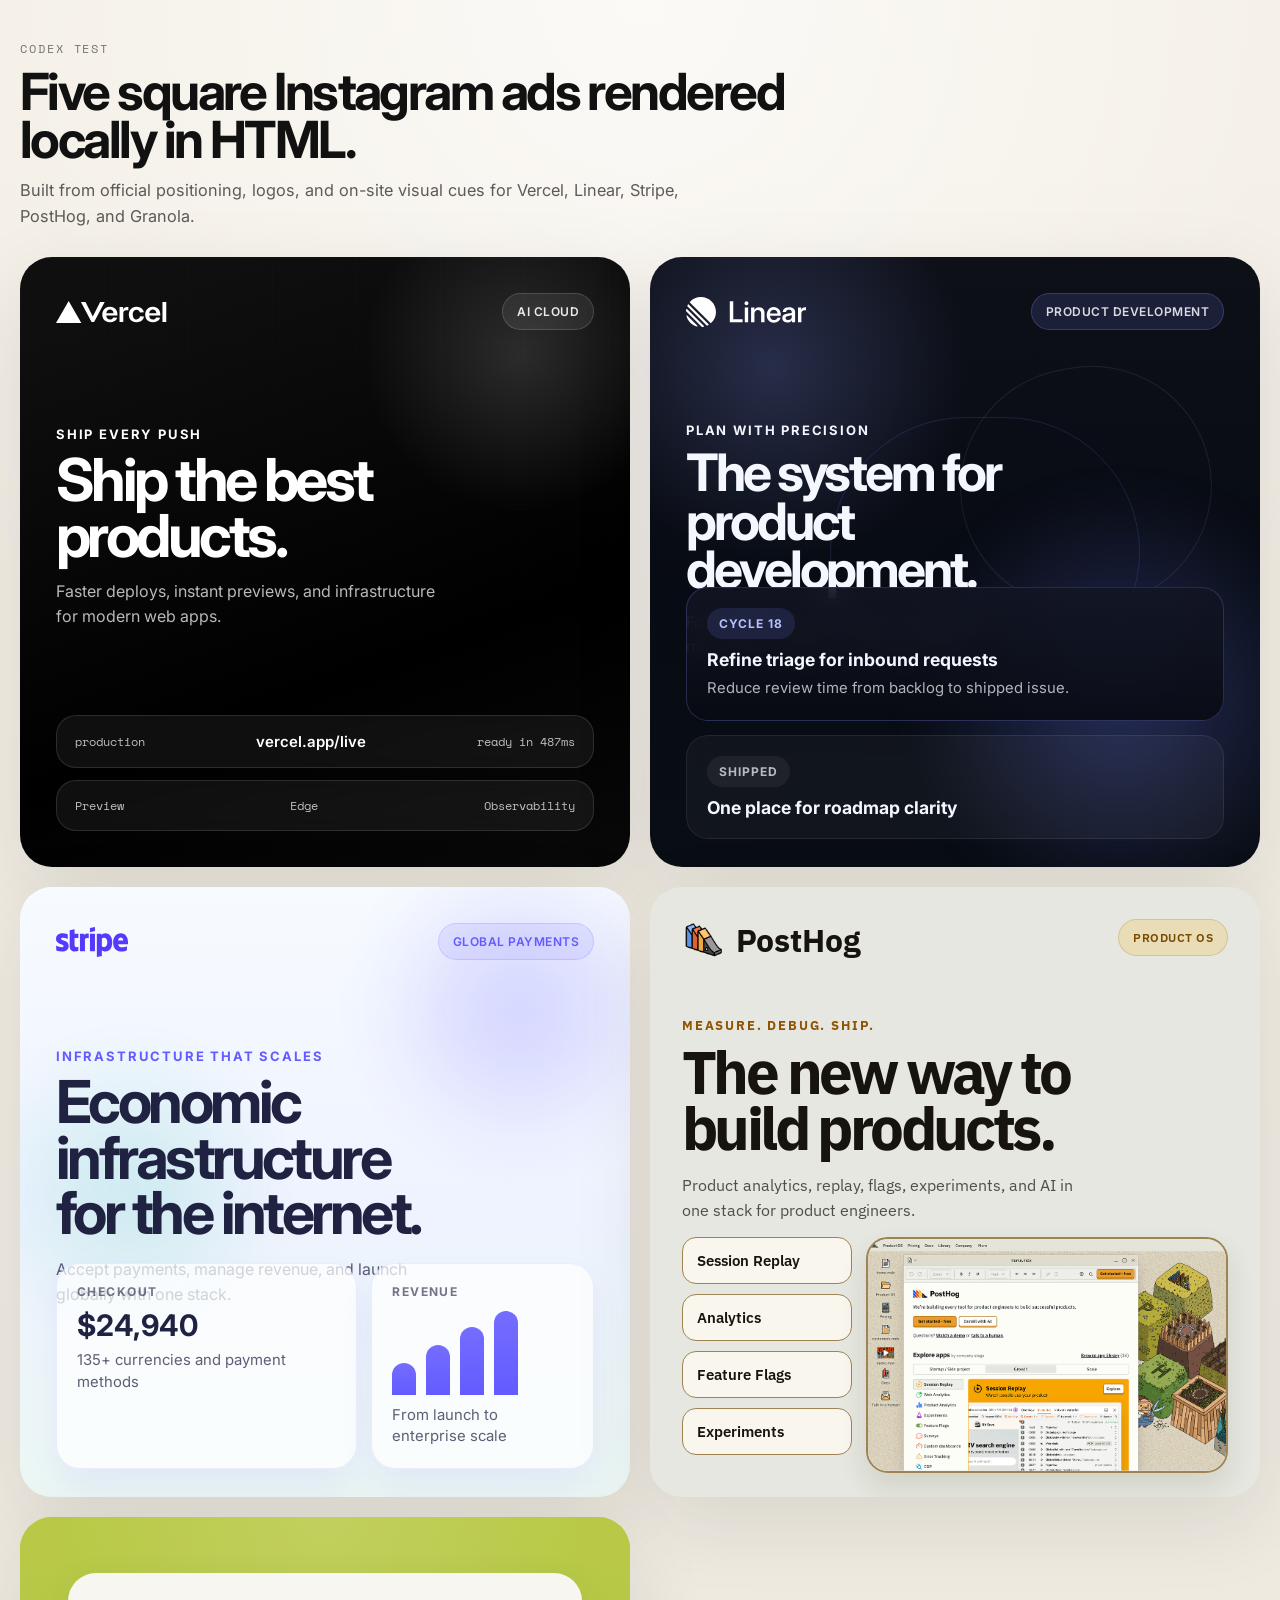
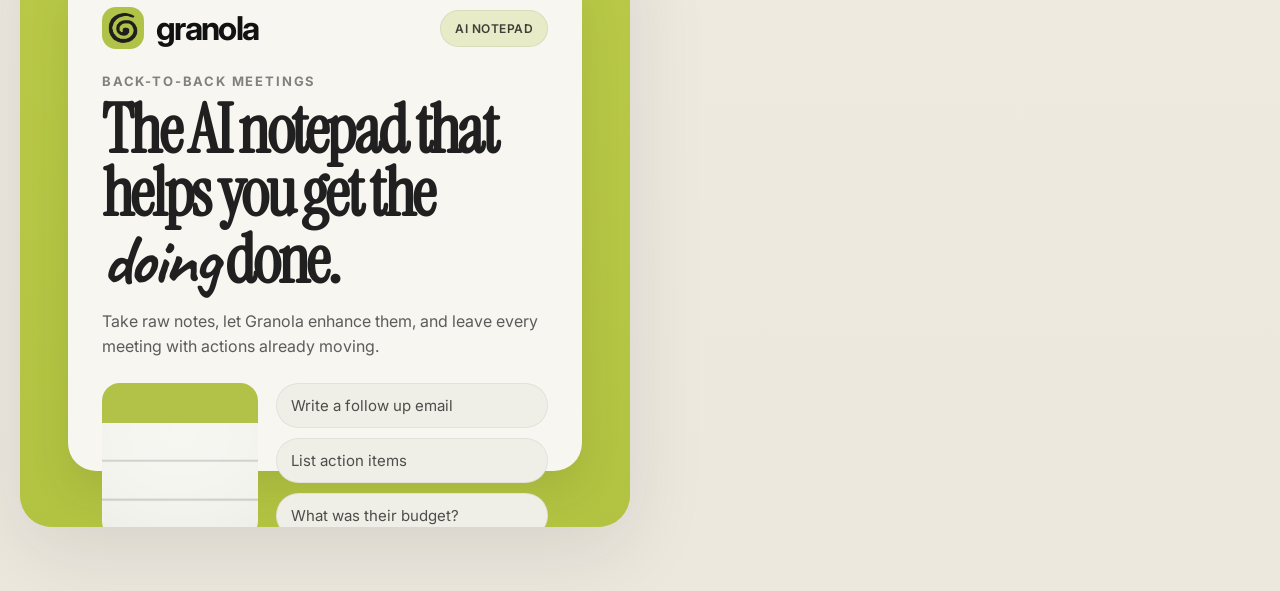
<file: Codex test/index.html>
<!doctype html>
<html lang="en">
  <head>
    <meta charset="UTF-8" />
    <meta name="viewport" content="width=device-width, initial-scale=1.0" />
    <title>Codex Test Ads</title>
    <link rel="preconnect" href="https://fonts.googleapis.com" />
    <link rel="preconnect" href="https://fonts.gstatic.com" crossorigin />
    <link
      href="https://fonts.googleapis.com/css2?family=Caveat:wght@600;700&family=IBM+Plex+Sans:wght@400;500;600;700&family=Instrument+Serif:ital@0;1&family=Inter:wght@400;500;600;700;800&family=Space+Mono:wght@400;700&display=swap"
      rel="stylesheet"
    />
    <link rel="stylesheet" href="styles.css" />
  </head>
  <body>
    <main class="page">
      <header class="page-header">
        <p class="eyebrow">Codex Test</p>
        <h1>Five square Instagram ads rendered locally in HTML.</h1>
        <p class="intro">
          Built from official positioning, logos, and on-site visual cues for
          Vercel, Linear, Stripe, PostHog, and Granola.
        </p>
      </header>

      <section class="gallery">
        <article class="panel">
          <div class="artboard ad-vercel">
            <div class="brand-row">
              <img
                class="brand-wordmark brand-wordmark-vercel"
                src="assets/vercel/Vercel/logotype/dark/vercel-logotype-dark.svg"
                alt="Vercel"
              />
              <span class="meta-pill">AI Cloud</span>
            </div>

            <div class="vercel-grid"></div>

            <div class="copy-block">
              <p class="microcopy">Ship every push</p>
              <h2>Ship the best products.</h2>
              <p class="supporting">
                Faster deploys, instant previews, and infrastructure for modern
                web apps.
              </p>
            </div>

            <div class="vercel-stack">
              <div class="deploy-card">
                <span>production</span>
                <strong>vercel.app/live</strong>
                <em>ready in 487ms</em>
              </div>
              <div class="metric-strip">
                <span>Preview</span>
                <span>Edge</span>
                <span>Observability</span>
              </div>
            </div>
          </div>
        </article>

        <article class="panel">
          <div class="artboard ad-linear">
            <div class="brand-row">
              <img
                class="brand-wordmark brand-wordmark-linear"
                src="assets/linear/wordmark-light.svg"
                alt="Linear"
              />
              <span class="meta-pill">Product Development</span>
            </div>

            <div class="linear-orbit linear-orbit-a"></div>
            <div class="linear-orbit linear-orbit-b"></div>
            <div class="linear-glow"></div>

            <div class="copy-block">
              <p class="microcopy">Plan with precision</p>
              <h2>The system for product development.</h2>
              <p class="supporting">
                Focus teams around issues, cycles, and momentum instead of
                project sprawl.
              </p>
            </div>

            <div class="linear-stack">
              <div class="issue-card issue-card-primary">
                <span class="issue-tag">Cycle 18</span>
                <strong>Refine triage for inbound requests</strong>
                <p>Reduce review time from backlog to shipped issue.</p>
              </div>
              <div class="issue-card issue-card-secondary">
                <span class="issue-tag muted">Shipped</span>
                <strong>One place for roadmap clarity</strong>
              </div>
            </div>
          </div>
        </article>

        <article class="panel">
          <div class="artboard ad-stripe">
            <div class="stripe-aura stripe-aura-one"></div>
            <div class="stripe-aura stripe-aura-two"></div>

            <div class="brand-row">
              <img
                class="brand-wordmark brand-wordmark-stripe"
                src="assets/stripe/asset-wordmark/Stripe wordmark - Blurple.svg"
                alt="Stripe"
              />
              <span class="meta-pill stripe-pill">Global Payments</span>
            </div>

            <div class="copy-block">
              <p class="microcopy">Infrastructure that scales</p>
              <h2>Economic infrastructure for the internet.</h2>
              <p class="supporting">
                Accept payments, manage revenue, and launch globally with one
                stack.
              </p>
            </div>

            <div class="stripe-cards">
              <div class="stripe-card stripe-card-checkout">
                <span>Checkout</span>
                <strong>$24,940</strong>
                <p>135+ currencies and payment methods</p>
              </div>
              <div class="stripe-card stripe-card-chart">
                <span>Revenue</span>
                <div class="bars">
                  <i></i><i></i><i></i><i></i>
                </div>
                <p>From launch to enterprise scale</p>
              </div>
            </div>
          </div>
        </article>

        <article class="panel">
          <div class="artboard ad-posthog">
            <div class="paper-noise"></div>

            <div class="brand-row brand-row-posthog">
              <div class="posthog-lockup">
                <img
                  class="posthog-mark"
                  src="assets/posthog/posthog-mark.png"
                  alt="PostHog logo"
                />
                <span>PostHog</span>
              </div>
              <span class="meta-pill posthog-pill">Product OS</span>
            </div>

            <div class="copy-block">
              <p class="microcopy">Measure. Debug. Ship.</p>
              <h2>The new way to build products.</h2>
              <p class="supporting">
                Product analytics, replay, flags, experiments, and AI in one
                stack for product engineers.
              </p>
            </div>

            <div class="posthog-board">
              <div class="posthog-menu">
                <span>Session Replay</span>
                <span>Analytics</span>
                <span>Feature Flags</span>
                <span>Experiments</span>
              </div>
              <img
                class="posthog-scene"
                src="assets/posthog/posthog-og.png"
                alt="PostHog website artwork"
              />
            </div>
          </div>
        </article>

        <article class="panel">
          <div class="artboard ad-granola">
            <div class="granola-field"></div>

            <div class="granola-note">
              <div class="brand-row brand-row-granola">
                <div class="granola-lockup">
                  <img
                    class="granola-mark"
                    src="assets/granola/granola-icon.png"
                    alt="Granola logo"
                  />
                  <span>granola</span>
                </div>
                <span class="meta-pill granola-pill">AI Notepad</span>
              </div>

              <div class="copy-block granola-copy">
                <p class="microcopy">Back-to-back meetings</p>
                <h2>
                  The AI notepad that helps you get the
                  <em>doing</em> done.
                </h2>
                <p class="supporting">
                  Take raw notes, let Granola enhance them, and leave every
                  meeting with actions already moving.
                </p>
              </div>

              <div class="granola-footer">
                <img
                  class="granola-ui"
                  src="assets/granola/nav-icon-notes.png"
                  alt="Granola notes visual"
                />
                <div class="granola-prompts">
                  <span>Write a follow up email</span>
                  <span>List action items</span>
                  <span>What was their budget?</span>
                </div>
              </div>
            </div>
          </div>
        </article>
      </section>
    </main>
  </body>
</html>
</file>
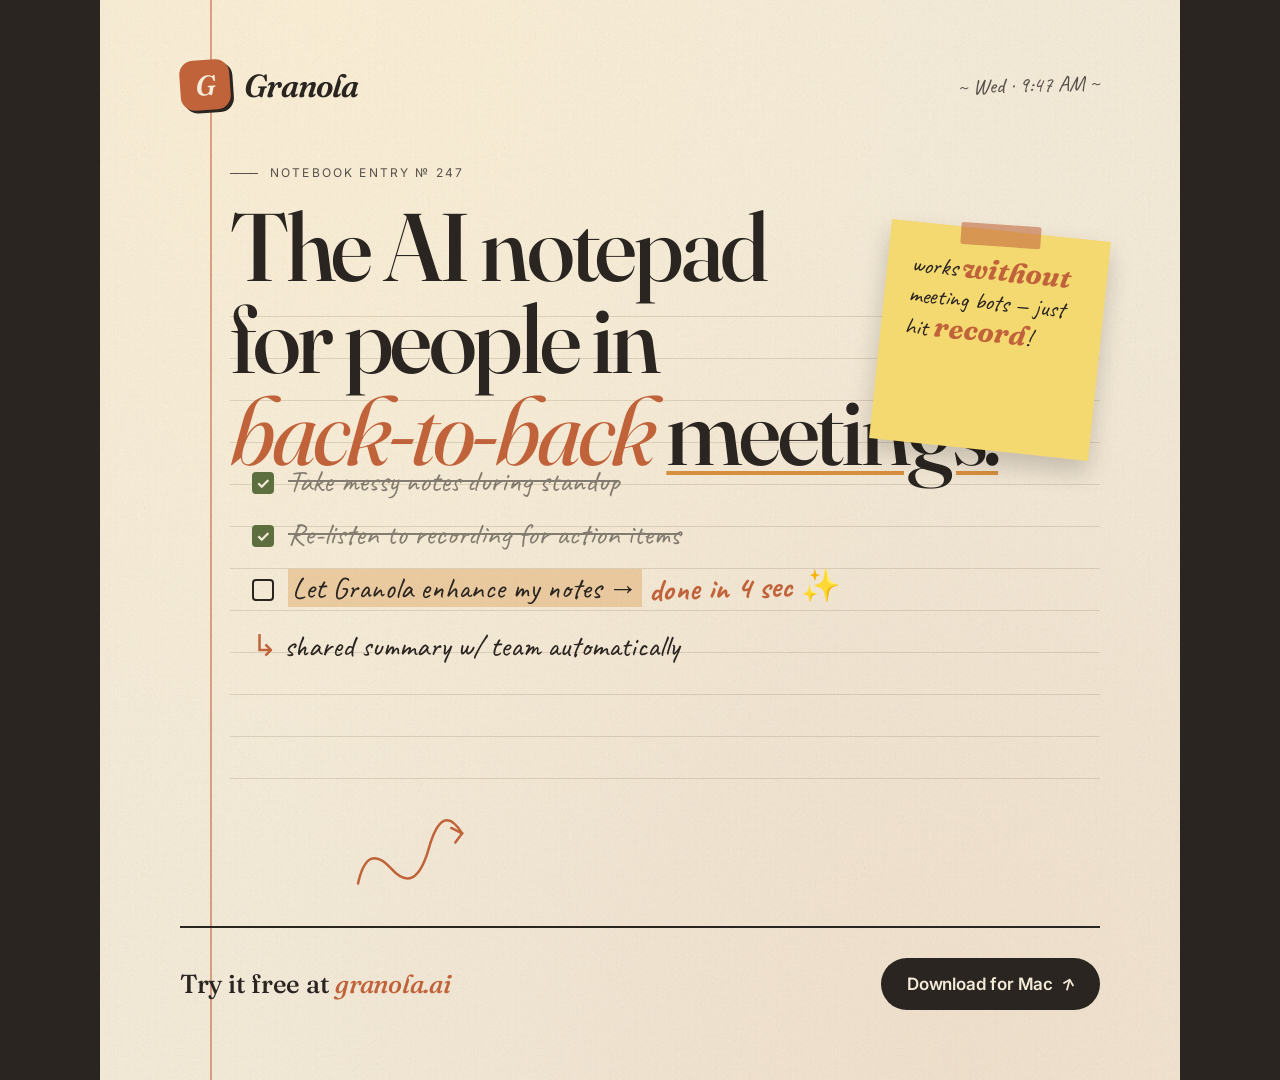
<file: Claude test/granola.html>
<!doctype html>
<html lang="en">
<head>
<meta charset="utf-8" />
<title>Granola — Instagram Ad</title>
<link rel="preconnect" href="https://fonts.googleapis.com" />
<link rel="preconnect" href="https://fonts.gstatic.com" crossorigin />
<link href="https://fonts.googleapis.com/css2?family=Caveat:wght@500;700&family=Fraunces:ital,opsz,wght@0,9..144,400;0,9..144,500;0,9..144,600;0,9..144,700;1,9..144,500&family=Inter:wght@400;500;600&display=swap" rel="stylesheet" />
<style>
  :root {
    --paper: #f3ead8;
    --paper-2: #ebe0c8;
    --ink: #2a2520;
    --ink-soft: #57514a;
    --rule: #c9b893;
    --accent: #c0633a;
    --accent-2: #d68f3e;
    --green: #5d6e3f;
  }
  * { box-sizing: border-box; margin: 0; padding: 0; }
  html, body {
    background: #2a2520;
    font-family: 'Fraunces', serif;
    -webkit-font-smoothing: antialiased;
    color: var(--ink);
    display: grid; place-items: center;
    min-height: 100vh;
  }
  .ad {
    width: 1080px; height: 1080px;
    background: var(--paper);
    position: relative; overflow: hidden;
  }

  /* Paper texture: noise + warm gradient */
  .ad::before {
    content: "";
    position: absolute; inset: 0;
    background:
      radial-gradient(ellipse at 20% 0%, rgba(255,240,210,0.6), transparent 60%),
      radial-gradient(ellipse at 80% 100%, rgba(192,99,58,0.08), transparent 60%);
    pointer-events: none;
  }
  .ad::after {
    content: "";
    position: absolute; inset: 0;
    background-image: url("data:image/svg+xml;utf8,<svg xmlns='http://www.w3.org/2000/svg' width='180' height='180'><filter id='n'><feTurbulence baseFrequency='0.85' numOctaves='2' /></filter><rect width='180' height='180' filter='url(%23n)' opacity='0.18'/></svg>");
    mix-blend-mode: multiply;
    pointer-events: none;
    opacity: 0.5;
  }

  /* Notebook ruled lines */
  .rules {
    position: absolute;
    left: 130px; right: 80px; top: 280px;
    height: 540px;
    background-image: repeating-linear-gradient(0deg, transparent 0 41px, rgba(110,90,60,0.18) 41px 42px);
    z-index: 1;
  }
  /* Red margin line */
  .margin {
    position: absolute;
    left: 110px; top: 0; bottom: 0;
    width: 2px; background: rgba(192,99,58,0.55);
    z-index: 1;
  }

  /* Top brand */
  .top {
    position: absolute;
    top: 60px; left: 80px; right: 80px;
    display: flex; align-items: center; justify-content: space-between;
    z-index: 4;
  }
  .brand {
    display: flex; align-items: center; gap: 14px;
  }
  .brand .mark {
    width: 50px; height: 50px;
    background: var(--accent);
    border-radius: 14px;
    display: grid; place-items: center;
    color: var(--paper);
    font-family: 'Fraunces', serif;
    font-style: italic;
    font-weight: 600;
    font-size: 28px;
    transform: rotate(-4deg);
    box-shadow: 3px 3px 0 var(--ink);
  }
  .brand .name {
    font-family: 'Fraunces', serif;
    font-weight: 600;
    font-style: italic;
    font-size: 32px;
    letter-spacing: -0.02em;
  }
  .meta {
    font-family: 'Caveat', cursive;
    font-size: 22px;
    color: var(--ink-soft);
    transform: rotate(-2deg);
  }

  /* Date stamp */
  .date {
    position: absolute;
    top: 165px; left: 130px;
    font-family: 'Inter', sans-serif;
    font-size: 12px;
    letter-spacing: 0.18em;
    text-transform: uppercase;
    color: var(--ink-soft);
    z-index: 4;
  }
  .date::before {
    content: "";
    display: inline-block;
    width: 28px; height: 1px;
    background: var(--ink-soft);
    vertical-align: middle;
    margin-right: 12px;
  }

  /* Headline */
  .copy {
    position: absolute;
    top: 200px; left: 130px; right: 80px;
    z-index: 4;
  }
  .copy h1 {
    font-family: 'Fraunces', serif;
    font-size: 96px;
    line-height: 0.96;
    font-weight: 500;
    letter-spacing: -0.035em;
    color: var(--ink);
  }
  .copy h1 .it {
    font-style: italic;
    font-weight: 400;
    color: var(--accent);
  }
  .copy h1 u {
    text-decoration-color: var(--accent-2);
    text-decoration-thickness: 4px;
    text-underline-offset: 6px;
  }

  /* Notes block */
  .notes {
    position: absolute;
    left: 152px; right: 100px;
    top: 460px;
    z-index: 4;
    font-family: 'Caveat', cursive;
    font-size: 30px;
    color: var(--ink);
    line-height: 1.4;
  }
  .notes .check {
    display: inline-block;
    width: 22px; height: 22px;
    border: 2px solid var(--ink);
    border-radius: 4px;
    margin-right: 14px;
    vertical-align: -3px;
    position: relative;
  }
  .notes .check.done {
    background: var(--green);
    border-color: var(--green);
  }
  .notes .check.done::after {
    content: "✓";
    color: var(--paper);
    font-family: 'Inter', sans-serif;
    font-weight: 700;
    font-size: 16px;
    position: absolute;
    top: 50%; left: 50%;
    transform: translate(-50%, -50%);
  }
  .notes .strike { text-decoration: line-through; text-decoration-thickness: 2px; opacity: 0.55; }
  .notes p { margin-bottom: 11px; }
  .notes .scrawl {
    color: var(--accent);
    font-weight: 700;
    font-size: 32px;
    transform: rotate(-1.5deg);
    display: inline-block;
  }
  .notes .arrow {
    font-family: 'Caveat', cursive;
    color: var(--accent);
  }
  .notes .highlight {
    background: rgba(214,143,62,0.35);
    padding: 0 4px;
  }

  /* Sticky note */
  .sticky {
    position: absolute;
    right: 80px; top: 230px;
    width: 220px; height: 220px;
    background: #f4d971;
    transform: rotate(6deg);
    box-shadow: 0 12px 24px rgba(0,0,0,0.18);
    padding: 24px;
    font-family: 'Caveat', cursive;
    font-size: 24px;
    color: var(--ink);
    line-height: 1.2;
    z-index: 5;
  }
  .sticky::before {
    content: "";
    position: absolute;
    top: -6px; left: 50%;
    transform: translateX(-50%) rotate(-2deg);
    width: 80px; height: 22px;
    background: rgba(192,99,58,0.55);
    border-radius: 2px;
  }
  .sticky b {
    font-family: 'Fraunces', serif;
    font-style: italic;
    font-weight: 700;
    color: var(--accent);
    font-size: 28px;
  }

  /* Bottom CTA strip */
  .cta {
    position: absolute;
    left: 80px; right: 80px;
    bottom: 70px;
    display: flex; align-items: center; justify-content: space-between;
    padding-top: 30px;
    border-top: 2px solid var(--ink);
    z-index: 4;
  }
  .cta .left {
    font-family: 'Fraunces', serif;
    font-size: 26px;
    font-weight: 500;
    letter-spacing: -0.01em;
    color: var(--ink);
  }
  .cta .left em {
    font-style: italic;
    color: var(--accent);
  }
  .cta .btn {
    font-family: 'Inter', sans-serif;
    font-weight: 600;
    font-size: 17px;
    background: var(--ink);
    color: var(--paper);
    padding: 16px 26px;
    border-radius: 999px;
    letter-spacing: -0.01em;
  }
  .cta .btn .ar { display: inline-block; margin-left: 8px; transform: rotate(-30deg); }

  /* Doodle */
  .doodle {
    position: absolute;
    left: 250px; bottom: 180px;
    z-index: 5;
    transform: rotate(-8deg);
  }
</style>
</head>
<body>
<div class="ad">
  <div class="margin"></div>
  <div class="rules"></div>

  <div class="top">
    <div class="brand">
      <div class="mark">G</div>
      <div class="name">Granola</div>
    </div>
    <div class="meta">~ Wed · 9:47 AM ~</div>
  </div>

  <div class="date">Notebook entry № 247</div>

  <div class="copy">
    <h1>The AI notepad<br/>for people in<br/><span class="it">back-to-back</span> <u>meetings.</u></h1>
  </div>

  <div class="notes">
    <p><span class="check done"></span><span class="strike">Take messy notes during standup</span></p>
    <p><span class="check done"></span><span class="strike">Re-listen to recording for action items</span></p>
    <p><span class="check"></span><span class="highlight">Let Granola enhance my notes →</span> <span class="scrawl">done in 4 sec ✨</span></p>
    <p style="margin-top:14px;"><span class="arrow">↳</span> shared summary w/ team automatically</p>
  </div>

  <div class="sticky">
    works <b>without</b> meeting bots — just hit <b>record</b>!
  </div>

  <div class="doodle">
    <svg width="120" height="80" viewBox="0 0 120 80" xmlns="http://www.w3.org/2000/svg" fill="none" stroke="#c0633a" stroke-width="2.5" stroke-linecap="round">
      <path d="M5 60 Q 20 20 40 50 T 80 35 T 115 25" />
      <path d="M105 18 L115 25 L107 33" />
    </svg>
  </div>

  <div class="cta">
    <div class="left">Try it free at <em>granola.ai</em></div>
    <div class="btn">Download for Mac<span class="ar">↗</span></div>
  </div>
</div>
</body>
</html>
</file>
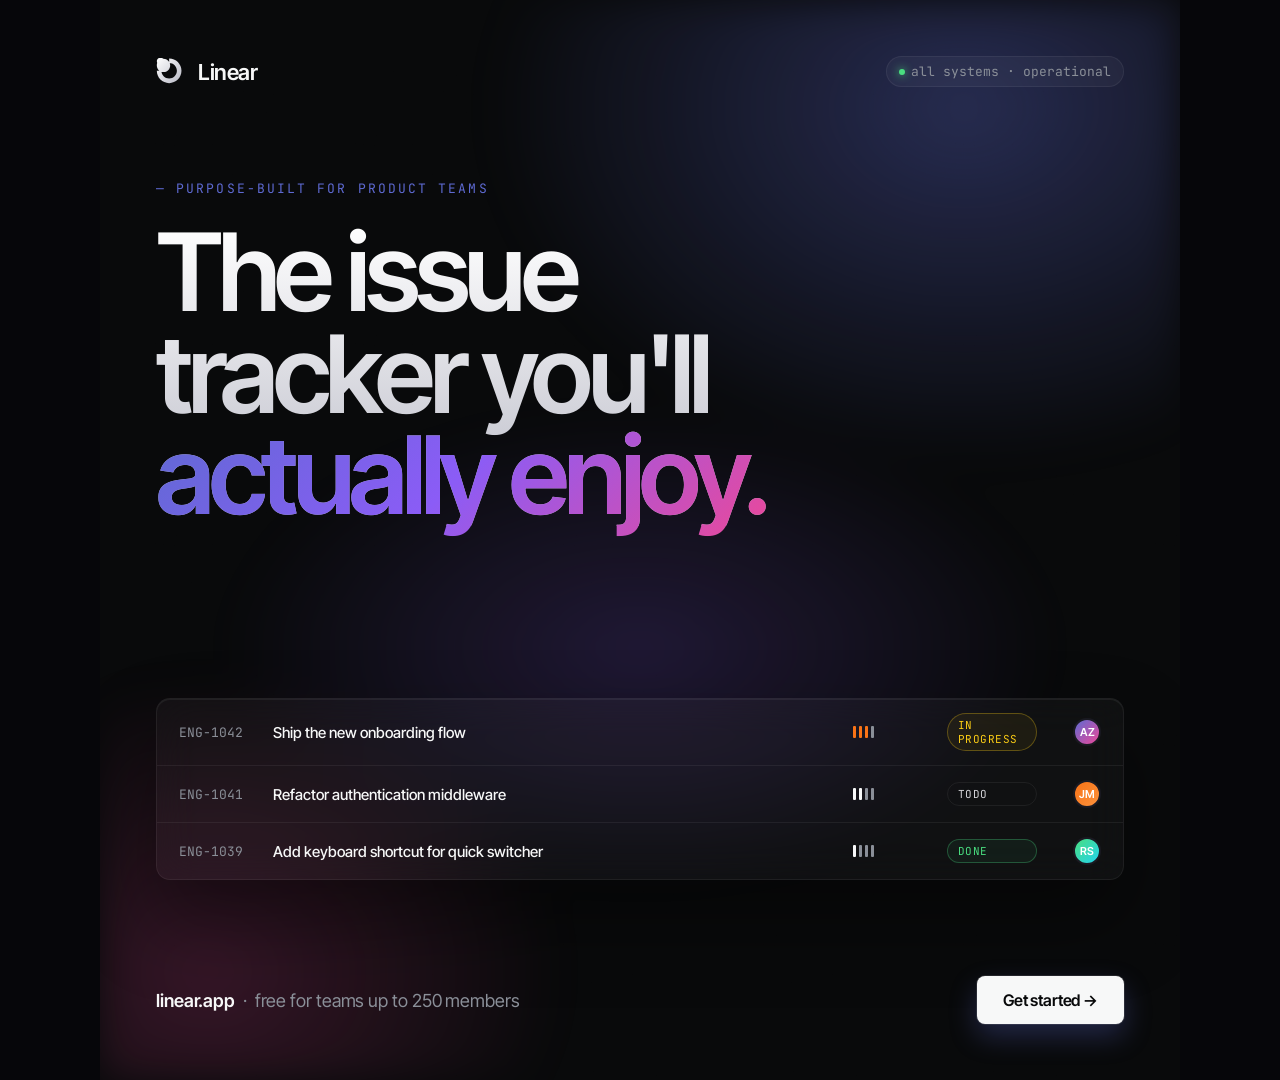
<file: Claude test/linear.html>
<!doctype html>
<html lang="en">
<head>
<meta charset="utf-8" />
<title>Linear — Instagram Ad</title>
<link rel="preconnect" href="https://fonts.googleapis.com" />
<link rel="preconnect" href="https://fonts.gstatic.com" crossorigin />
<link href="https://fonts.googleapis.com/css2?family=Inter+Tight:wght@300;400;500;600;700;800&family=JetBrains+Mono:wght@400;500&display=swap" rel="stylesheet" />
<style>
  :root {
    --bg: #08090a;
    --fg: #f7f8f8;
    --dim: #8a8f98;
    --line: rgba(255,255,255,0.06);
    --indigo: #5e6ad2;
    --indigo-2: #8b5cf6;
    --pink: #ec4899;
  }
  * { box-sizing: border-box; margin: 0; padding: 0; }
  html, body {
    background: #06060a;
    font-family: 'Inter Tight', sans-serif;
    color: var(--fg);
    -webkit-font-smoothing: antialiased;
    display: grid; place-items: center;
    min-height: 100vh;
  }
  .ad {
    width: 1080px; height: 1080px;
    background: var(--bg);
    position: relative; overflow: hidden;
  }

  /* Aurora background */
  .aurora {
    position: absolute; inset: 0;
    background:
      radial-gradient(ellipse 800px 600px at 80% 10%, rgba(94,106,210,0.35), transparent 60%),
      radial-gradient(ellipse 600px 500px at 10% 90%, rgba(236,72,153,0.20), transparent 60%),
      radial-gradient(ellipse 700px 400px at 50% 60%, rgba(139,92,246,0.18), transparent 60%);
    filter: blur(20px);
  }
  .grain {
    position: absolute; inset: 0;
    background-image: url("data:image/svg+xml;utf8,<svg xmlns='http://www.w3.org/2000/svg' width='200' height='200'><filter id='n'><feTurbulence type='fractalNoise' baseFrequency='0.9' numOctaves='2'/><feColorMatrix values='0 0 0 0 1  0 0 0 0 1  0 0 0 0 1  0 0 0 0.45 0'/></filter><rect width='200' height='200' filter='url(%23n)' opacity='0.12'/></svg>");
    opacity: 0.5; mix-blend-mode: overlay; pointer-events: none;
  }

  /* Top bar */
  .top {
    position: absolute; top: 56px; left: 56px; right: 56px;
    display: flex; align-items: center; justify-content: space-between;
    z-index: 4;
  }
  .top .brand { display: flex; align-items: center; gap: 14px; }
  .top .brand svg { width: 28px; height: 28px; }
  .top .brand span {
    font-weight: 600; font-size: 22px; letter-spacing: -0.02em;
  }
  .top .meta {
    display: flex; gap: 22px;
    font-family: 'JetBrains Mono', monospace;
    font-size: 13px; color: var(--dim);
  }
  .top .meta .badge {
    display: inline-flex; align-items: center; gap: 6px;
    padding: 6px 12px; border-radius: 999px;
    background: rgba(255,255,255,0.04);
    border: 1px solid var(--line);
  }
  .top .meta .badge::before {
    content: ""; width: 6px; height: 6px; border-radius: 50%;
    background: #4ade80; box-shadow: 0 0 8px #4ade80;
  }

  /* Main copy */
  .copy {
    position: absolute;
    top: 180px; left: 56px; right: 56px;
    z-index: 4;
  }
  .eyebrow {
    font-family: 'JetBrains Mono', monospace;
    font-size: 13px; letter-spacing: 0.16em;
    text-transform: uppercase; color: var(--indigo);
    margin-bottom: 24px;
  }
  .copy h1 {
    font-size: 108px;
    font-weight: 600;
    letter-spacing: -0.05em;
    line-height: 0.94;
    background: linear-gradient(180deg, #fff 0%, #b8b9c5 100%);
    -webkit-background-clip: text;
    background-clip: text;
    color: transparent;
  }
  .copy h1 .accent {
    background: linear-gradient(135deg, #5e6ad2, #8b5cf6 50%, #ec4899);
    -webkit-background-clip: text;
    background-clip: text;
    color: transparent;
  }

  /* Issue mock card */
  .card {
    position: absolute;
    left: 56px; right: 56px;
    bottom: 200px;
    background: rgba(255,255,255,0.03);
    border: 1px solid var(--line);
    border-radius: 14px;
    backdrop-filter: blur(20px);
    overflow: hidden;
    z-index: 4;
    box-shadow: 0 40px 80px rgba(0,0,0,0.4), inset 0 1px 0 rgba(255,255,255,0.06);
  }
  .card .row {
    display: grid;
    grid-template-columns: 80px 1fr 80px 90px 50px;
    align-items: center;
    padding: 14px 22px;
    border-bottom: 1px solid var(--line);
    gap: 14px;
    font-size: 15px;
  }
  .card .row:last-child { border-bottom: 0; }
  .id { font-family: 'JetBrains Mono', monospace; color: var(--dim); font-size: 13px; }
  .title { color: var(--fg); font-weight: 500; }
  .pri { display: flex; gap: 3px; }
  .pri i { display:inline-block; width: 3px; height: 12px; background: var(--dim); border-radius: 1px; }
  .pri.high i:nth-child(1), .pri.high i:nth-child(2), .pri.high i:nth-child(3) { background: #f97316; }
  .pri.med i:nth-child(1), .pri.med i:nth-child(2) { background: var(--fg); }
  .pri.low i:nth-child(1) { background: var(--fg); }

  .tag {
    font-family: 'JetBrains Mono', monospace;
    font-size: 11px; letter-spacing: 0.04em; text-transform: uppercase;
    padding: 4px 10px; border-radius: 999px;
    border: 1px solid var(--line);
    color: var(--dim);
  }
  .tag.todo { color: #d4d4d8; }
  .tag.prog { color: #facc15; border-color: rgba(250,204,21,0.3); background: rgba(250,204,21,0.06); }
  .tag.done { color: #4ade80; border-color: rgba(74,222,128,0.3); background: rgba(74,222,128,0.06); }

  .av {
    width: 28px; height: 28px; border-radius: 50%;
    background: linear-gradient(135deg, #5e6ad2, #ec4899);
    border: 2px solid #1a1a22;
    justify-self: end;
    font-size: 11px; color: #fff;
    display: grid; place-items: center; font-weight: 600;
  }
  .av.b { background: linear-gradient(135deg, #f97316, #fb923c); }
  .av.c { background: linear-gradient(135deg, #4ade80, #22d3ee); }

  /* Bottom CTA */
  .cta {
    position: absolute;
    bottom: 56px; left: 56px; right: 56px;
    display: flex; align-items: center; justify-content: space-between;
    z-index: 4;
  }
  .cta .left {
    font-size: 18px; color: var(--dim); letter-spacing: -0.005em;
  }
  .cta .left strong { color: var(--fg); font-weight: 600; }
  .cta .btn {
    padding: 14px 26px;
    background: var(--fg); color: #08090a;
    border-radius: 8px;
    font-weight: 600; font-size: 16px;
    letter-spacing: -0.01em;
    box-shadow: 0 0 0 1px rgba(255,255,255,0.1), 0 12px 28px rgba(94,106,210,0.3);
  }
</style>
</head>
<body>
<div class="ad">
  <div class="aurora"></div>
  <div class="grain"></div>

  <div class="top">
    <div class="brand">
      <svg viewBox="0 0 100 100" xmlns="http://www.w3.org/2000/svg">
        <defs>
          <linearGradient id="lg" x1="0" y1="0" x2="1" y2="1">
            <stop offset="0" stop-color="#fff"/>
            <stop offset="1" stop-color="#b8b9c5"/>
          </linearGradient>
        </defs>
        <path fill="url(#lg)" d="M1.222 49.024C1.21 76.073 23.131 98 50.18 98c27.04 0 48.96-21.92 48.96-48.96C99.139 21.99 77.22 .07 50.18 .07v18.196c16.99 0 30.764 13.774 30.764 30.764S67.17 79.794 50.18 79.794 19.416 66.02 19.416 49.03h-18.194ZM1.247 27.486c0 14.65 11.876 26.527 26.527 26.527S54.301 42.136 54.301 27.486 42.425 .96 27.774 .96 1.247 12.836 1.247 27.486Zm.04 -16.27c0 8.012 6.495 14.507 14.508 14.507s14.507 -6.495 14.507 -14.507S23.807 -3.291 15.795 -3.291 1.288 3.204 1.288 11.216Z" transform="scale(0.9) translate(2 2)"/>
      </svg>
      <span>Linear</span>
    </div>
    <div class="meta">
      <span class="badge">all systems · operational</span>
    </div>
  </div>

  <div class="copy">
    <div class="eyebrow">— purpose-built for product teams</div>
    <h1>The issue<br/>tracker you'll<br/><span class="accent">actually enjoy.</span></h1>
  </div>

  <div class="card">
    <div class="row">
      <div class="id">ENG-1042</div>
      <div class="title">Ship the new onboarding flow</div>
      <div class="pri high"><i></i><i></i><i></i><i></i></div>
      <div class="tag prog">In Progress</div>
      <div class="av">AZ</div>
    </div>
    <div class="row">
      <div class="id">ENG-1041</div>
      <div class="title">Refactor authentication middleware</div>
      <div class="pri med"><i></i><i></i><i></i><i></i></div>
      <div class="tag todo">Todo</div>
      <div class="av b">JM</div>
    </div>
    <div class="row">
      <div class="id">ENG-1039</div>
      <div class="title">Add keyboard shortcut for quick switcher</div>
      <div class="pri low"><i></i><i></i><i></i><i></i></div>
      <div class="tag done">Done</div>
      <div class="av c">RS</div>
    </div>
  </div>

  <div class="cta">
    <div class="left"><strong>linear.app</strong> &nbsp;·&nbsp; free for teams up to 250 members</div>
    <div class="btn">Get started →</div>
  </div>
</div>
</body>
</html>
</file>
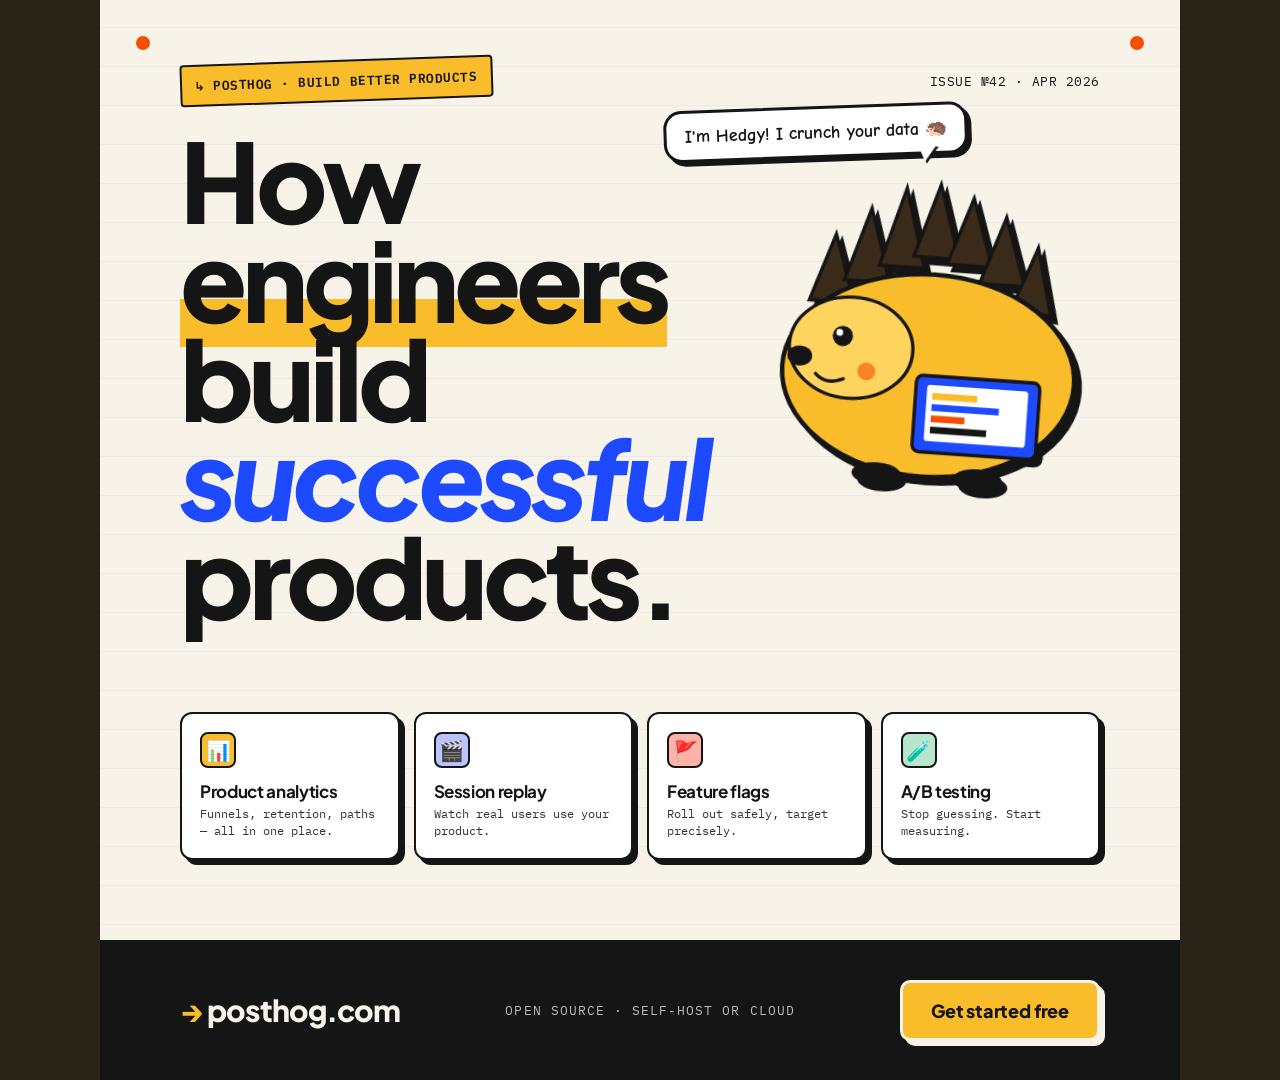
<file: Claude test/posthog.html>
<!doctype html>
<html lang="en">
<head>
<meta charset="utf-8" />
<title>PostHog — Instagram Ad</title>
<link rel="preconnect" href="https://fonts.googleapis.com" />
<link rel="preconnect" href="https://fonts.gstatic.com" crossorigin />
<link href="https://fonts.googleapis.com/css2?family=Comic+Neue:wght@400;700&family=IBM+Plex+Mono:wght@400;500;600&family=Plus+Jakarta+Sans:wght@500;600;700;800&display=swap" rel="stylesheet" />
<style>
  :root {
    --hog-yellow: #f9bd2b;
    --hog-yellow-2: #ffd45e;
    --hog-blue: #1d4aff;
    --hog-red: #f54e00;
    --hog-cream: #eeefe9;
    --hog-ink: #151515;
    --hog-paper: #f7f3e8;
  }
  * { box-sizing: border-box; margin: 0; padding: 0; }
  html, body {
    background: #2a2419;
    font-family: 'Plus Jakarta Sans', sans-serif;
    -webkit-font-smoothing: antialiased;
    color: var(--hog-ink);
    display: grid; place-items: center;
    min-height: 100vh;
  }
  .ad {
    width: 1080px; height: 1080px;
    background: var(--hog-paper);
    position: relative; overflow: hidden;
  }
  /* Paper texture */
  .ad::before {
    content: "";
    position: absolute; inset: 0;
    background-image:
      repeating-linear-gradient(0deg, transparent 0 38px, rgba(29,74,255,0.05) 38px 39px);
    pointer-events: none;
    z-index: 1;
  }
  /* Sticker dots in corners */
  .dot {
    position: absolute;
    width: 14px; height: 14px;
    border-radius: 50%;
    background: var(--hog-red);
    z-index: 2;
  }
  .dot.tl { top: 36px; left: 36px; }
  .dot.tr { top: 36px; right: 36px; }
  .dot.bl { bottom: 36px; left: 36px; }
  .dot.br { bottom: 36px; right: 36px; }

  /* Top bar */
  .top {
    position: absolute; top: 60px; left: 80px; right: 80px;
    display: flex; align-items: center; justify-content: space-between;
    z-index: 4;
    font-family: 'IBM Plex Mono', monospace;
    font-size: 13px;
    letter-spacing: 0.04em;
    text-transform: uppercase;
    color: var(--hog-ink);
  }
  .top .stamp {
    border: 2px solid var(--hog-ink);
    padding: 8px 14px;
    border-radius: 4px;
    font-weight: 600;
    transform: rotate(-2deg);
    background: var(--hog-yellow);
  }

  /* Headline & hog */
  .hero {
    position: absolute;
    top: 130px; left: 80px; right: 80px;
    z-index: 4;
    display: grid;
    grid-template-columns: 1fr 360px;
    gap: 30px;
    align-items: start;
  }
  .hero h1 {
    font-size: 110px;
    font-weight: 800;
    letter-spacing: -0.045em;
    line-height: 0.9;
  }
  .hero h1 .u {
    background: linear-gradient(180deg, transparent 65%, var(--hog-yellow) 65%);
  }
  .hero h1 .blue { color: var(--hog-blue); font-style: italic; }

  .hog {
    position: relative;
    margin-top: 20px;
    transform: rotate(4deg);
  }
  .hog svg { width: 100%; height: auto; display: block; filter: drop-shadow(6px 6px 0 var(--hog-ink)); }

  /* Speech bubble */
  .speech {
    position: absolute;
    top: -36px; left: -90px;
    background: #fff;
    border: 3px solid var(--hog-ink);
    border-radius: 18px;
    padding: 12px 18px;
    font-family: 'Comic Neue', cursive;
    font-weight: 700;
    font-size: 18px;
    transform: rotate(-6deg);
    box-shadow: 4px 4px 0 var(--hog-ink);
  }
  .speech::after {
    content: "";
    position: absolute;
    bottom: -20px; right: 30px;
    width: 0; height: 0;
    border: 10px solid transparent;
    border-top: 18px solid #fff;
    transform: rotate(8deg);
    filter: drop-shadow(2px 2px 0 var(--hog-ink));
  }

  /* Feature card */
  .features {
    position: absolute;
    left: 80px; right: 80px;
    bottom: 220px;
    display: grid;
    grid-template-columns: repeat(4, 1fr);
    gap: 14px;
    z-index: 4;
  }
  .feat {
    background: #fff;
    border: 2.5px solid var(--hog-ink);
    border-radius: 12px;
    padding: 18px;
    box-shadow: 5px 5px 0 var(--hog-ink);
    position: relative;
  }
  .feat .ic {
    width: 36px; height: 36px;
    background: var(--hog-yellow);
    border: 2px solid var(--hog-ink);
    border-radius: 8px;
    display: grid; place-items: center;
    font-size: 20px;
    margin-bottom: 12px;
  }
  .feat:nth-child(2) .ic { background: #b9c4ff; }
  .feat:nth-child(3) .ic { background: #ffb3a8; }
  .feat:nth-child(4) .ic { background: #b8e6cd; }
  .feat h3 {
    font-size: 17px;
    font-weight: 700;
    letter-spacing: -0.02em;
    margin-bottom: 4px;
  }
  .feat p {
    font-size: 12px; color: #333;
    font-family: 'IBM Plex Mono', monospace;
    line-height: 1.4;
  }

  /* CTA bottom strip */
  .cta {
    position: absolute;
    left: 0; right: 0; bottom: 0;
    height: 140px;
    background: var(--hog-ink);
    color: var(--hog-paper);
    display: flex; align-items: center; justify-content: space-between;
    padding: 0 80px;
    z-index: 4;
  }
  .cta .url {
    font-size: 30px; font-weight: 800;
    letter-spacing: -0.03em;
  }
  .cta .url .y { color: var(--hog-yellow); }
  .cta .btn {
    background: var(--hog-yellow);
    color: var(--hog-ink);
    padding: 16px 28px;
    border: 3px solid var(--hog-paper);
    border-radius: 10px;
    font-weight: 800;
    font-size: 18px;
    letter-spacing: -0.01em;
    box-shadow: 5px 5px 0 var(--hog-paper);
  }
  .cta .tagline {
    font-family: 'IBM Plex Mono', monospace;
    font-size: 13px;
    color: rgba(255,255,255,0.7);
    text-transform: uppercase;
    letter-spacing: 0.08em;
  }

</style>
</head>
<body>
<div class="ad">
  <div class="dot tl"></div><div class="dot tr"></div>
  <div class="dot bl"></div><div class="dot br"></div>

  <div class="top">
    <div class="stamp">↳ PostHog · build better products</div>
    <div>Issue №42 · Apr 2026</div>
  </div>

  <div class="hero">
    <h1>How <span class="u">engineers</span><br/>build <span class="blue">successful</span><br/>products.</h1>

    <div class="hog">
      <div class="speech">I'm Hedgy! I crunch your data 🦔</div>
      <!-- Stylized hedgehog -->
      <svg viewBox="0 0 320 320" xmlns="http://www.w3.org/2000/svg">
        <!-- spikes -->
        <g fill="#3a2a1a" stroke="#151515" stroke-width="3">
          <polygon points="60,140 80,80 100,140"/>
          <polygon points="90,120 110,55 130,120"/>
          <polygon points="120,105 140,35 160,105"/>
          <polygon points="150,95 170,30 190,95"/>
          <polygon points="180,100 200,40 220,100"/>
          <polygon points="210,115 230,55 250,115"/>
          <polygon points="240,135 260,80 275,140"/>
        </g>
        <!-- body -->
        <ellipse cx="170" cy="200" rx="130" ry="90" fill="#f9bd2b" stroke="#151515" stroke-width="4"/>
        <!-- face highlight -->
        <ellipse cx="100" cy="180" rx="55" ry="45" fill="#ffd45e" stroke="#151515" stroke-width="3"/>
        <!-- eye -->
        <circle cx="92" cy="170" r="9" fill="#151515"/>
        <circle cx="89" cy="167" r="3" fill="#fff"/>
        <!-- nose -->
        <ellipse cx="55" cy="190" rx="11" ry="9" fill="#151515"/>
        <!-- mouth -->
        <path d="M70 205 Q 80 215 95 208" stroke="#151515" stroke-width="3" fill="none" stroke-linecap="round"/>
        <!-- cheek -->
        <circle cx="115" cy="200" r="8" fill="#f54e00" opacity="0.6"/>
        <!-- foot -->
        <ellipse cx="130" cy="290" rx="22" ry="10" fill="#151515"/>
        <ellipse cx="220" cy="290" rx="22" ry="10" fill="#151515"/>
        <!-- laptop -->
        <rect x="160" y="200" width="110" height="68" rx="6" fill="#1d4aff" stroke="#151515" stroke-width="3"/>
        <rect x="170" y="208" width="90" height="50" rx="3" fill="#fff"/>
        <rect x="175" y="215" width="40" height="6" fill="#f9bd2b"/>
        <rect x="175" y="225" width="60" height="6" fill="#1d4aff"/>
        <rect x="175" y="235" width="30" height="6" fill="#f54e00"/>
        <rect x="175" y="245" width="50" height="6" fill="#151515"/>
      </svg>
    </div>
  </div>

  <div class="features">
    <div class="feat">
      <div class="ic">📊</div>
      <h3>Product analytics</h3>
      <p>Funnels, retention, paths — all in one place.</p>
    </div>
    <div class="feat">
      <div class="ic">🎬</div>
      <h3>Session replay</h3>
      <p>Watch real users use your product.</p>
    </div>
    <div class="feat">
      <div class="ic">🚩</div>
      <h3>Feature flags</h3>
      <p>Roll out safely, target precisely.</p>
    </div>
    <div class="feat">
      <div class="ic">🧪</div>
      <h3>A/B testing</h3>
      <p>Stop guessing. Start measuring.</p>
    </div>
  </div>

  <div class="cta">
    <div class="url"><span class="y">→</span> posthog.com</div>
    <div class="tagline">Open source · Self-host or cloud</div>
    <div class="btn">Get started free</div>
  </div>
</div>
</body>
</html>
</file>
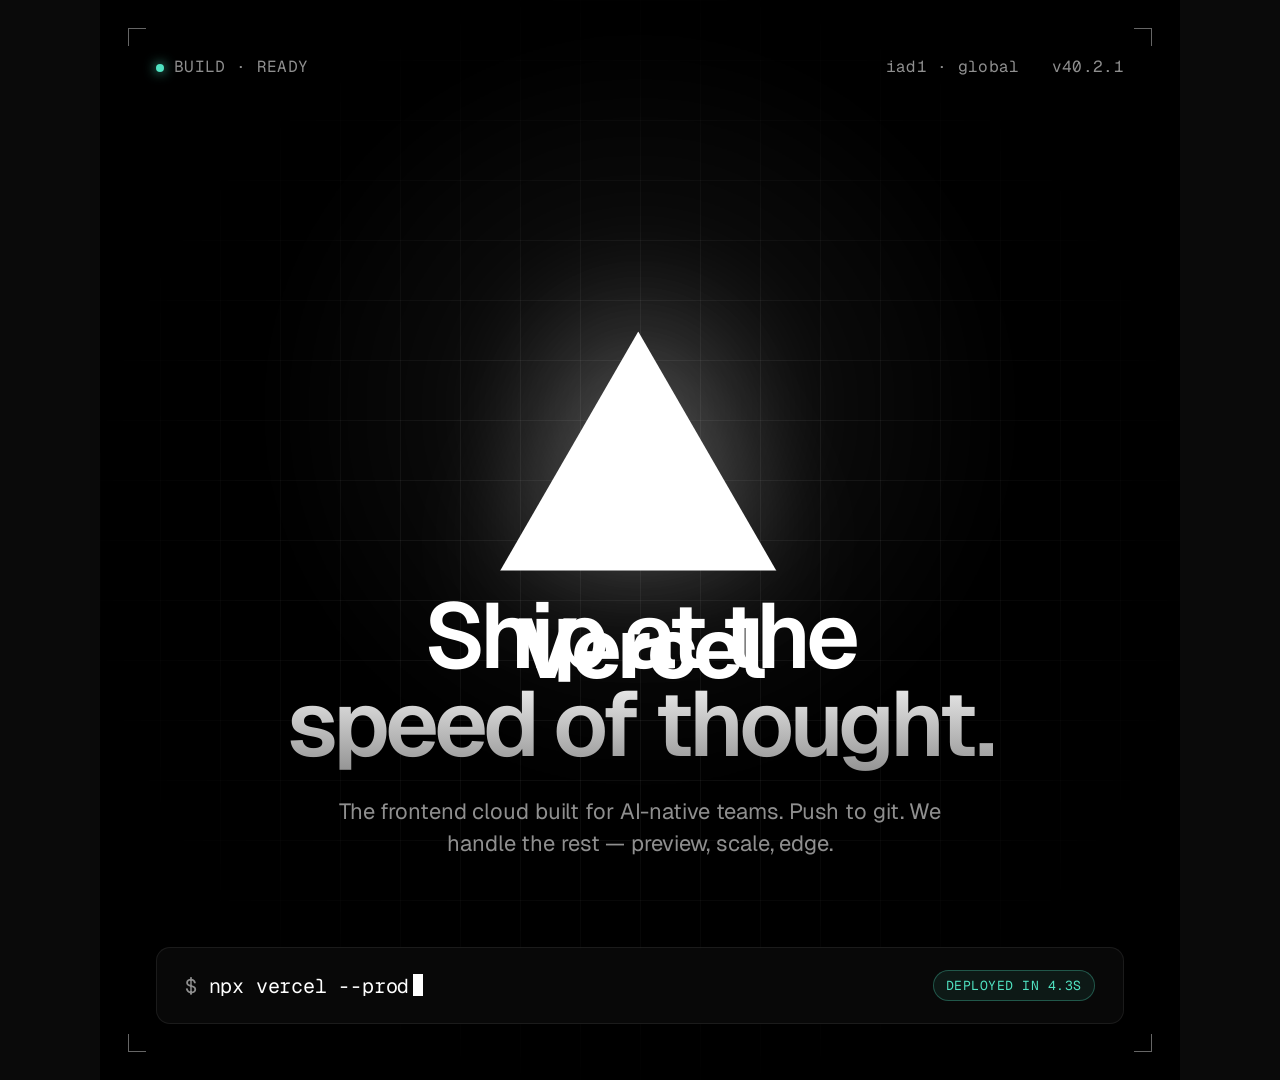
<file: Claude test/vercel.html>
<!doctype html>
<html lang="en">
<head>
<meta charset="utf-8" />
<title>Vercel — Instagram Ad</title>
<link rel="preconnect" href="https://fonts.googleapis.com" />
<link rel="preconnect" href="https://fonts.gstatic.com" crossorigin />
<link href="https://fonts.googleapis.com/css2?family=Geist:wght@300;400;500;600;700;800&family=Geist+Mono:wght@400;500&display=swap" rel="stylesheet" />
<style>
  :root {
    --bg: #000;
    --fg: #fff;
    --dim: #8f8f8f;
    --line: rgba(255,255,255,0.08);
    --accent: #fff;
  }
  * { box-sizing: border-box; margin: 0; padding: 0; }
  html, body {
    background: #0a0a0a;
    font-family: 'Geist', -apple-system, sans-serif;
    color: var(--fg);
    -webkit-font-smoothing: antialiased;
    display: grid;
    place-items: center;
    min-height: 100vh;
  }

  .ad {
    width: 1080px;
    height: 1080px;
    background: var(--bg);
    position: relative;
    overflow: hidden;
    transform-origin: center;
  }

  /* Subtle grid */
  .ad::before {
    content: "";
    position: absolute;
    inset: 0;
    background-image:
      linear-gradient(to right, var(--line) 1px, transparent 1px),
      linear-gradient(to bottom, var(--line) 1px, transparent 1px);
    background-size: 60px 60px;
    mask-image: radial-gradient(circle at 50% 50%, #000 30%, transparent 75%);
    opacity: 0.7;
  }

  /* Glow halo behind triangle */
  .halo {
    position: absolute;
    width: 900px; height: 900px;
    left: 50%; top: 38%;
    transform: translate(-50%, -50%);
    background: radial-gradient(circle, rgba(255,255,255,0.18) 0%, rgba(255,255,255,0.04) 30%, transparent 60%);
    filter: blur(20px);
    animation: pulse 6s ease-in-out infinite;
  }
  @keyframes pulse {
    0%, 100% { opacity: 0.6; transform: translate(-50%,-50%) scale(1); }
    50% { opacity: 1; transform: translate(-50%,-50%) scale(1.05); }
  }

  /* Top status bar */
  .status {
    position: absolute;
    top: 56px; left: 56px; right: 56px;
    display: flex; align-items: center; justify-content: space-between;
    font-family: 'Geist Mono', monospace;
    font-size: 16px;
    color: var(--dim);
    letter-spacing: 0.02em;
    z-index: 3;
  }
  .status .dot {
    display: inline-block; width: 8px; height: 8px;
    border-radius: 50%; background: #50e3c2;
    margin-right: 10px;
    box-shadow: 0 0 12px #50e3c2;
    animation: blink 2s ease-in-out infinite;
  }
  @keyframes blink { 50% { opacity: 0.5; } }
  .status .right { display: flex; gap: 32px; }

  /* Logo cluster */
  .brand {
    position: absolute;
    top: 50%; left: 50%;
    transform: translate(-50%, -58%);
    z-index: 4;
    text-align: center;
  }
  .brand svg {
    width: 280px; height: auto;
    display: block;
    margin: 0 auto 36px;
    filter: drop-shadow(0 0 60px rgba(255,255,255,0.25));
  }
  .brand .word {
    font-weight: 700;
    font-size: 84px;
    letter-spacing: -0.04em;
    line-height: 1;
  }

  /* Tagline */
  .tag {
    position: absolute;
    left: 56px; right: 56px;
    bottom: 220px;
    text-align: center;
    z-index: 4;
  }
  .tag h1 {
    font-size: 92px;
    font-weight: 600;
    letter-spacing: -0.045em;
    line-height: 0.96;
  }
  .tag h1 em {
    font-style: normal;
    background: linear-gradient(180deg, #fff 0%, #888 100%);
    -webkit-background-clip: text;
    background-clip: text;
    color: transparent;
  }
  .tag p {
    margin-top: 28px;
    font-size: 22px;
    color: var(--dim);
    letter-spacing: -0.005em;
    max-width: 640px;
    margin-left: auto; margin-right: auto;
    line-height: 1.45;
  }

  /* Bottom command card */
  .cmd {
    position: absolute;
    bottom: 56px; left: 56px; right: 56px;
    display: flex; align-items: center; justify-content: space-between;
    padding: 22px 28px;
    background: rgba(255,255,255,0.03);
    border: 1px solid var(--line);
    border-radius: 14px;
    backdrop-filter: blur(8px);
    z-index: 4;
  }
  .cmd .prompt {
    font-family: 'Geist Mono', monospace;
    font-size: 20px;
    color: var(--fg);
    letter-spacing: -0.01em;
  }
  .cmd .prompt .dim { color: var(--dim); }
  .cmd .prompt .cur {
    display: inline-block;
    width: 10px; height: 22px;
    background: #fff;
    margin-left: 4px;
    vertical-align: -3px;
    animation: cur 1s steps(2) infinite;
  }
  @keyframes cur { 50% { opacity: 0; } }
  .cmd .pill {
    font-family: 'Geist Mono', monospace;
    font-size: 13px;
    color: #50e3c2;
    border: 1px solid rgba(80,227,194,0.3);
    background: rgba(80,227,194,0.08);
    padding: 6px 12px;
    border-radius: 999px;
    letter-spacing: 0.04em;
    text-transform: uppercase;
  }

  /* Corner ticks */
  .tick { position: absolute; width: 18px; height: 18px; border: 1px solid rgba(255,255,255,0.4); z-index: 2;}
  .tick.tl { top: 28px; left: 28px; border-right: 0; border-bottom: 0; }
  .tick.tr { top: 28px; right: 28px; border-left: 0; border-bottom: 0; }
  .tick.bl { bottom: 28px; left: 28px; border-right: 0; border-top: 0; }
  .tick.br { bottom: 28px; right: 28px; border-left: 0; border-top: 0; }
</style>
</head>
<body>
<div class="ad">
  <div class="tick tl"></div>
  <div class="tick tr"></div>
  <div class="tick bl"></div>
  <div class="tick br"></div>

  <div class="halo"></div>

  <div class="status">
    <div><span class="dot"></span>BUILD · READY</div>
    <div class="right">
      <span>iad1 · global</span>
      <span>v40.2.1</span>
    </div>
  </div>

  <div class="brand">
    <svg viewBox="0 0 76 65" xmlns="http://www.w3.org/2000/svg" fill="#fff">
      <path d="M37.5274 0L75.0548 65H0L37.5274 0Z"/>
    </svg>
    <div class="word">Vercel</div>
  </div>

  <div class="tag">
    <h1>Ship at the<br/><em>speed of thought.</em></h1>
    <p>The frontend cloud built for AI-native teams. Push to git. We handle the rest — preview, scale, edge.</p>
  </div>

  <div class="cmd">
    <div class="prompt"><span class="dim">$</span> npx vercel --prod<span class="cur"></span></div>
    <div class="pill">deployed in 4.3s</div>
  </div>
</div>
</body>
</html>
</file>
<file: Codex test/styles.css>
:root {
  color-scheme: light;
  --page-bg: #ede8de;
  --panel-bg: rgba(255, 255, 255, 0.68);
  --panel-border: rgba(22, 22, 22, 0.08);
  --ink: #111111;
  --muted: rgba(17, 17, 17, 0.68);
  --shadow: 0 24px 80px rgba(14, 18, 30, 0.1);
  --radius: 32px;
}

* {
  box-sizing: border-box;
}

body {
  margin: 0;
  min-height: 100vh;
  background:
    radial-gradient(circle at top, rgba(255, 255, 255, 0.7), transparent 38%),
    linear-gradient(180deg, #f3eee4 0%, var(--page-bg) 100%);
  color: var(--ink);
  font-family: "Inter", system-ui, sans-serif;
}

img {
  display: block;
  max-width: 100%;
}

.page {
  width: min(1440px, calc(100vw - 40px));
  margin: 0 auto;
  padding: 40px 0 64px;
}

.page-header {
  max-width: 860px;
  margin-bottom: 28px;
}

.eyebrow {
  margin: 0 0 10px;
  color: rgba(17, 17, 17, 0.56);
  font-family: "Space Mono", monospace;
  font-size: 12px;
  letter-spacing: 0.16em;
  text-transform: uppercase;
}

.page-header h1 {
  margin: 0;
  font-size: clamp(2.1rem, 4vw, 4rem);
  line-height: 0.94;
  letter-spacing: -0.05em;
}

.intro {
  max-width: 680px;
  margin: 14px 0 0;
  color: var(--muted);
  font-size: 1.02rem;
  line-height: 1.6;
}

.gallery {
  display: grid;
  grid-template-columns: repeat(auto-fit, minmax(min(520px, 100%), 1fr));
  gap: 20px;
}

.panel {
  margin: 0;
}

.artboard {
  position: relative;
  isolation: isolate;
  aspect-ratio: 1;
  overflow: hidden;
  border-radius: var(--radius);
  box-shadow: var(--shadow);
  container-type: inline-size;
}

.brand-row,
.copy-block,
.vercel-stack,
.linear-stack,
.stripe-cards,
.posthog-board,
.granola-footer {
  position: relative;
  z-index: 2;
}

.brand-row {
  display: flex;
  align-items: center;
  justify-content: space-between;
  gap: 16px;
}

.brand-wordmark {
  width: auto;
  height: 28px;
}

.brand-wordmark-vercel {
  height: 22px;
}

.brand-wordmark-linear,
.brand-wordmark-stripe {
  height: 30px;
}

.meta-pill {
  display: inline-flex;
  align-items: center;
  justify-content: center;
  padding: 10px 14px;
  border-radius: 999px;
  font-size: 12px;
  font-weight: 600;
  letter-spacing: 0.04em;
  text-transform: uppercase;
  white-space: nowrap;
}

.copy-block h2 {
  margin: 10px 0 0;
  font-size: clamp(2rem, 11cqw, 4.6rem);
  line-height: 0.94;
  letter-spacing: -0.06em;
}

.microcopy {
  margin: 0;
  font-size: 13px;
  font-weight: 700;
  letter-spacing: 0.14em;
  text-transform: uppercase;
}

.supporting {
  max-width: 520px;
  margin: 16px 0 0;
  font-size: clamp(0.92rem, 3cqw, 1rem);
  line-height: 1.55;
}

.ad-vercel {
  padding: 36px;
  background:
    radial-gradient(circle at 82% 16%, rgba(255, 255, 255, 0.14), transparent 22%),
    linear-gradient(160deg, #0f0f10 10%, #000 65%, #09090a 100%);
  color: #fff;
}

.ad-vercel .meta-pill {
  color: rgba(255, 255, 255, 0.9);
  background: rgba(255, 255, 255, 0.08);
  border: 1px solid rgba(255, 255, 255, 0.15);
}

.ad-vercel .supporting {
  color: rgba(255, 255, 255, 0.72);
}

.vercel-grid {
  position: absolute;
  inset: 0;
  opacity: 0.15;
  background-image:
    linear-gradient(rgba(255, 255, 255, 0.13) 1px, transparent 1px),
    linear-gradient(90deg, rgba(255, 255, 255, 0.13) 1px, transparent 1px);
  background-size: 84px 84px;
  mask-image: linear-gradient(180deg, rgba(0, 0, 0, 0.72), transparent 90%);
}

.ad-vercel .copy-block {
  margin-top: 96px;
  max-width: min(530px, 72%);
}

.vercel-stack {
  position: absolute;
  right: 36px;
  bottom: 36px;
  left: 36px;
  display: grid;
  gap: 12px;
}

.deploy-card,
.metric-strip {
  display: flex;
  align-items: center;
  justify-content: space-between;
  gap: 16px;
  padding: 16px 18px;
  border: 1px solid rgba(255, 255, 255, 0.12);
  border-radius: 20px;
  background: rgba(255, 255, 255, 0.06);
  backdrop-filter: blur(10px);
}

.deploy-card span,
.deploy-card em,
.metric-strip span {
  font-family: "Space Mono", monospace;
  font-size: 12px;
  color: rgba(255, 255, 255, 0.72);
  font-style: normal;
}

.deploy-card strong {
  font-size: 15px;
  font-weight: 600;
}

.ad-linear {
  padding: 36px;
  background:
    radial-gradient(circle at 20% 18%, rgba(138, 156, 255, 0.22), transparent 28%),
    linear-gradient(180deg, #0e1018 0%, #070b13 55%, #090d14 100%);
  color: #f5f7ff;
}

.ad-linear .meta-pill {
  color: rgba(244, 245, 248, 0.88);
  background: rgba(94, 106, 210, 0.18);
  border: 1px solid rgba(124, 136, 247, 0.28);
}

.linear-glow {
  position: absolute;
  right: -80px;
  top: 220px;
  width: 440px;
  height: 440px;
  border-radius: 50%;
  background: radial-gradient(circle, rgba(97, 111, 220, 0.34), transparent 68%);
  filter: blur(20px);
}

.linear-orbit {
  position: absolute;
  border-radius: 999px;
  border: 1px solid rgba(255, 255, 255, 0.08);
}

.linear-orbit-a {
  inset: 110px 48px 260px 310px;
  transform: rotate(-12deg);
}

.linear-orbit-b {
  inset: 160px 120px 180px 180px;
  border-color: rgba(108, 122, 246, 0.18);
}

.ad-linear .copy-block {
  margin-top: 92px;
  max-width: min(540px, 70%);
}

.ad-linear .supporting {
  color: rgba(244, 245, 248, 0.74);
}

.ad-linear .copy-block h2 {
  font-size: clamp(1.95rem, 9.6cqw, 4.25rem);
}

.linear-stack {
  position: absolute;
  inset: auto 36px 28px 36px;
  display: grid;
  gap: 14px;
}

.issue-card {
  padding: 20px;
  border-radius: 22px;
  backdrop-filter: blur(12px);
}

.issue-card strong {
  display: block;
  margin-top: 10px;
  font-size: 1.1rem;
}

.issue-card p {
  margin: 8px 0 0;
  color: rgba(244, 245, 248, 0.72);
  font-size: 0.93rem;
  line-height: 1.45;
}

.issue-card-primary {
  background: linear-gradient(180deg, rgba(18, 21, 35, 0.84), rgba(9, 11, 19, 0.92));
  border: 1px solid rgba(130, 142, 255, 0.24);
}

.issue-card-secondary {
  background: rgba(255, 255, 255, 0.04);
  border: 1px solid rgba(255, 255, 255, 0.08);
}

.issue-tag {
  display: inline-flex;
  padding: 8px 12px;
  border-radius: 999px;
  background: rgba(94, 106, 210, 0.18);
  color: #b8c0ff;
  font-size: 12px;
  font-weight: 700;
  letter-spacing: 0.08em;
  text-transform: uppercase;
}

.issue-tag.muted {
  color: rgba(244, 245, 248, 0.72);
  background: rgba(255, 255, 255, 0.06);
}

.ad-stripe {
  padding: 36px;
  background:
    linear-gradient(180deg, #f7fbff 0%, #eef3ff 52%, #ecf7f4 100%);
  color: #1f2240;
}

.stripe-pill {
  color: #635bff;
  background: rgba(99, 91, 255, 0.1);
  border: 1px solid rgba(99, 91, 255, 0.18);
}

.stripe-aura {
  position: absolute;
  border-radius: 50%;
  filter: blur(30px);
  opacity: 0.9;
}

.stripe-aura-one {
  width: 320px;
  height: 320px;
  right: -50px;
  top: -40px;
  background: radial-gradient(circle, rgba(99, 91, 255, 0.28), rgba(99, 91, 255, 0) 70%);
}

.stripe-aura-two {
  width: 300px;
  height: 300px;
  left: -40px;
  bottom: 160px;
  background: radial-gradient(circle, rgba(3, 177, 148, 0.18), rgba(3, 177, 148, 0) 70%);
}

.ad-stripe .copy-block {
  margin-top: 88px;
  max-width: min(560px, 76%);
}

.ad-stripe .microcopy {
  color: #635bff;
}

.ad-stripe .supporting {
  color: rgba(31, 34, 64, 0.72);
}

.stripe-cards {
  position: absolute;
  right: 36px;
  bottom: 28px;
  left: 36px;
  display: grid;
  grid-template-columns: 1.15fr 0.85fr;
  gap: 14px;
}

.stripe-card {
  padding: 20px;
  border-radius: 24px;
  background: rgba(255, 255, 255, 0.72);
  border: 1px solid rgba(99, 91, 255, 0.1);
  box-shadow: 0 18px 32px rgba(99, 91, 255, 0.08);
}

.stripe-card span {
  display: block;
  color: rgba(31, 34, 64, 0.62);
  font-size: 12px;
  font-weight: 700;
  letter-spacing: 0.12em;
  text-transform: uppercase;
}

.stripe-card strong {
  display: block;
  margin-top: 12px;
  font-size: 1.85rem;
  line-height: 1;
}

.stripe-card p {
  margin: 10px 0 0;
  font-size: 0.93rem;
  line-height: 1.45;
  color: rgba(31, 34, 64, 0.72);
}

.bars {
  display: flex;
  align-items: flex-end;
  gap: 10px;
  height: 84px;
  margin-top: 12px;
}

.bars i {
  width: 24px;
  border-radius: 999px 999px 10px 10px;
  background: linear-gradient(180deg, #756dff 0%, #635bff 100%);
}

.bars i:nth-child(1) {
  height: 32px;
}

.bars i:nth-child(2) {
  height: 50px;
}

.bars i:nth-child(3) {
  height: 68px;
}

.bars i:nth-child(4) {
  height: 84px;
}

.ad-posthog {
  padding: 32px;
  background: #e5e7e0;
  color: #17140f;
  font-family: "IBM Plex Sans", sans-serif;
}

.paper-noise {
  position: absolute;
  inset: 0;
  opacity: 0.32;
  background-image:
    radial-gradient(rgba(77, 61, 33, 0.18) 0.7px, transparent 0.7px);
  background-size: 8px 8px;
}

.brand-row-posthog {
  align-items: flex-start;
}

.posthog-lockup {
  display: flex;
  align-items: center;
  gap: 12px;
  font-size: 2rem;
  font-weight: 700;
}

.posthog-mark {
  width: 42px;
  height: 42px;
  border-radius: 10px;
}

.posthog-pill {
  color: #7a4a00;
  background: rgba(255, 179, 0, 0.18);
  border: 1px solid rgba(122, 74, 0, 0.18);
}

.ad-posthog .copy-block {
  margin-top: 56px;
  max-width: min(540px, 72%);
}

.ad-posthog .microcopy {
  color: #915400;
}

.ad-posthog .supporting {
  color: rgba(23, 20, 15, 0.72);
}

.posthog-board {
  position: absolute;
  right: 32px;
  bottom: 24px;
  left: 32px;
  display: grid;
  grid-template-columns: 170px 1fr;
  gap: 14px;
  align-items: stretch;
}

.posthog-menu {
  display: grid;
  align-content: start;
  gap: 10px;
}

.posthog-menu span {
  padding: 13px 14px;
  border-radius: 14px;
  border: 1.5px solid #9f8354;
  background: rgba(255, 250, 241, 0.78);
  font-size: 0.92rem;
  font-weight: 600;
}

.posthog-scene {
  height: 236px;
  width: 100%;
  object-fit: cover;
  object-position: left top;
  border-radius: 22px;
  border: 2px solid #9f8354;
  box-shadow: 0 14px 28px rgba(76, 58, 24, 0.12);
}

.ad-granola {
  padding: 0;
  background: #b8ca47;
}

.granola-field {
  position: absolute;
  inset: 0;
  background:
    radial-gradient(circle at top, rgba(255, 255, 255, 0.12), transparent 38%),
    linear-gradient(180deg, #b9c947 0%, #b2c342 100%);
}

.granola-note {
  position: absolute;
  inset: 56px 48px;
  display: grid;
  grid-template-rows: auto 1fr auto;
  gap: 24px;
  padding: 34px 34px 26px;
  border-radius: 28px;
  background: #f7f6f1;
  box-shadow: 0 18px 40px rgba(60, 66, 18, 0.12);
}

.brand-row-granola {
  align-items: center;
}

.granola-lockup {
  display: flex;
  align-items: center;
  gap: 12px;
}

.granola-mark {
  width: 42px;
  height: 42px;
  border-radius: 14px;
}

.granola-lockup span {
  font-size: 2.05rem;
  font-weight: 700;
  letter-spacing: -0.05em;
}

.granola-pill {
  color: rgba(25, 25, 25, 0.82);
  background: rgba(184, 202, 71, 0.24);
  border: 1px solid rgba(43, 46, 12, 0.08);
}

.granola-copy {
  align-self: center;
  color: #202020;
}

.granola-copy .microcopy {
  color: rgba(32, 32, 32, 0.55);
}

.granola-copy h2 {
  font-family: "Instrument Serif", serif;
  font-size: clamp(2.2rem, 11cqw, 4.7rem);
  line-height: 0.94;
  letter-spacing: -0.04em;
}

.granola-copy em {
  font-family: "Caveat", cursive;
  font-style: normal;
  font-size: 1.08em;
}

.granola-copy .supporting {
  color: rgba(32, 32, 32, 0.72);
}

.granola-footer {
  display: grid;
  grid-template-columns: 156px 1fr;
  gap: 18px;
  align-items: center;
}

.granola-ui {
  width: 156px;
  height: 156px;
  border-radius: 18px;
  object-fit: cover;
  box-shadow: inset 0 0 0 1px rgba(0, 0, 0, 0.05);
}

.granola-prompts {
  display: grid;
  gap: 10px;
}

.granola-prompts span {
  padding: 12px 14px;
  border-radius: 999px;
  background: #efeee7;
  border: 1px solid rgba(17, 17, 17, 0.06);
  color: rgba(32, 32, 32, 0.78);
  font-size: 0.94rem;
}

@media (max-width: 720px) {
  .page {
    width: min(100vw - 24px, 1440px);
    padding-top: 24px;
  }

  .stripe-cards,
  .posthog-board,
  .granola-footer {
    grid-template-columns: 1fr;
  }

  .granola-note {
    inset: 24px;
    padding: 24px;
  }

  .granola-ui {
    width: 100%;
    height: 140px;
  }
}
</file>
